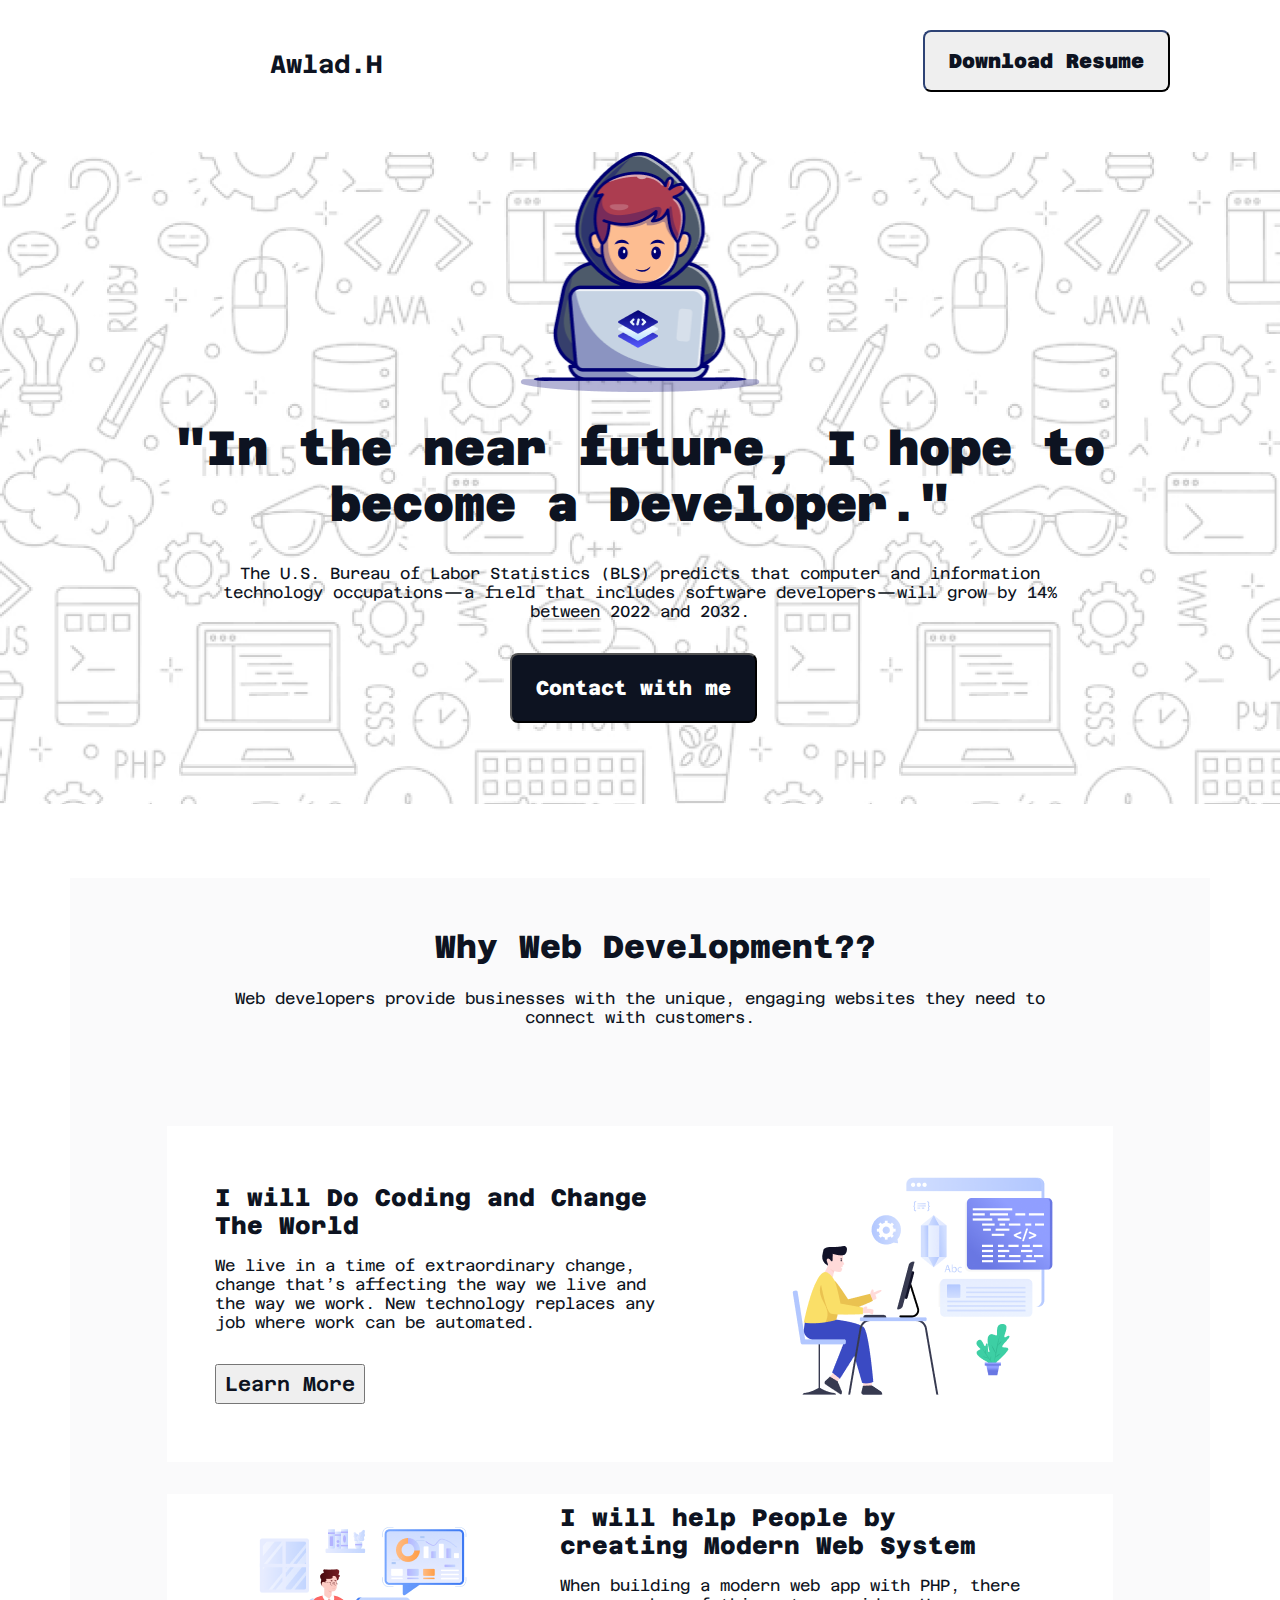
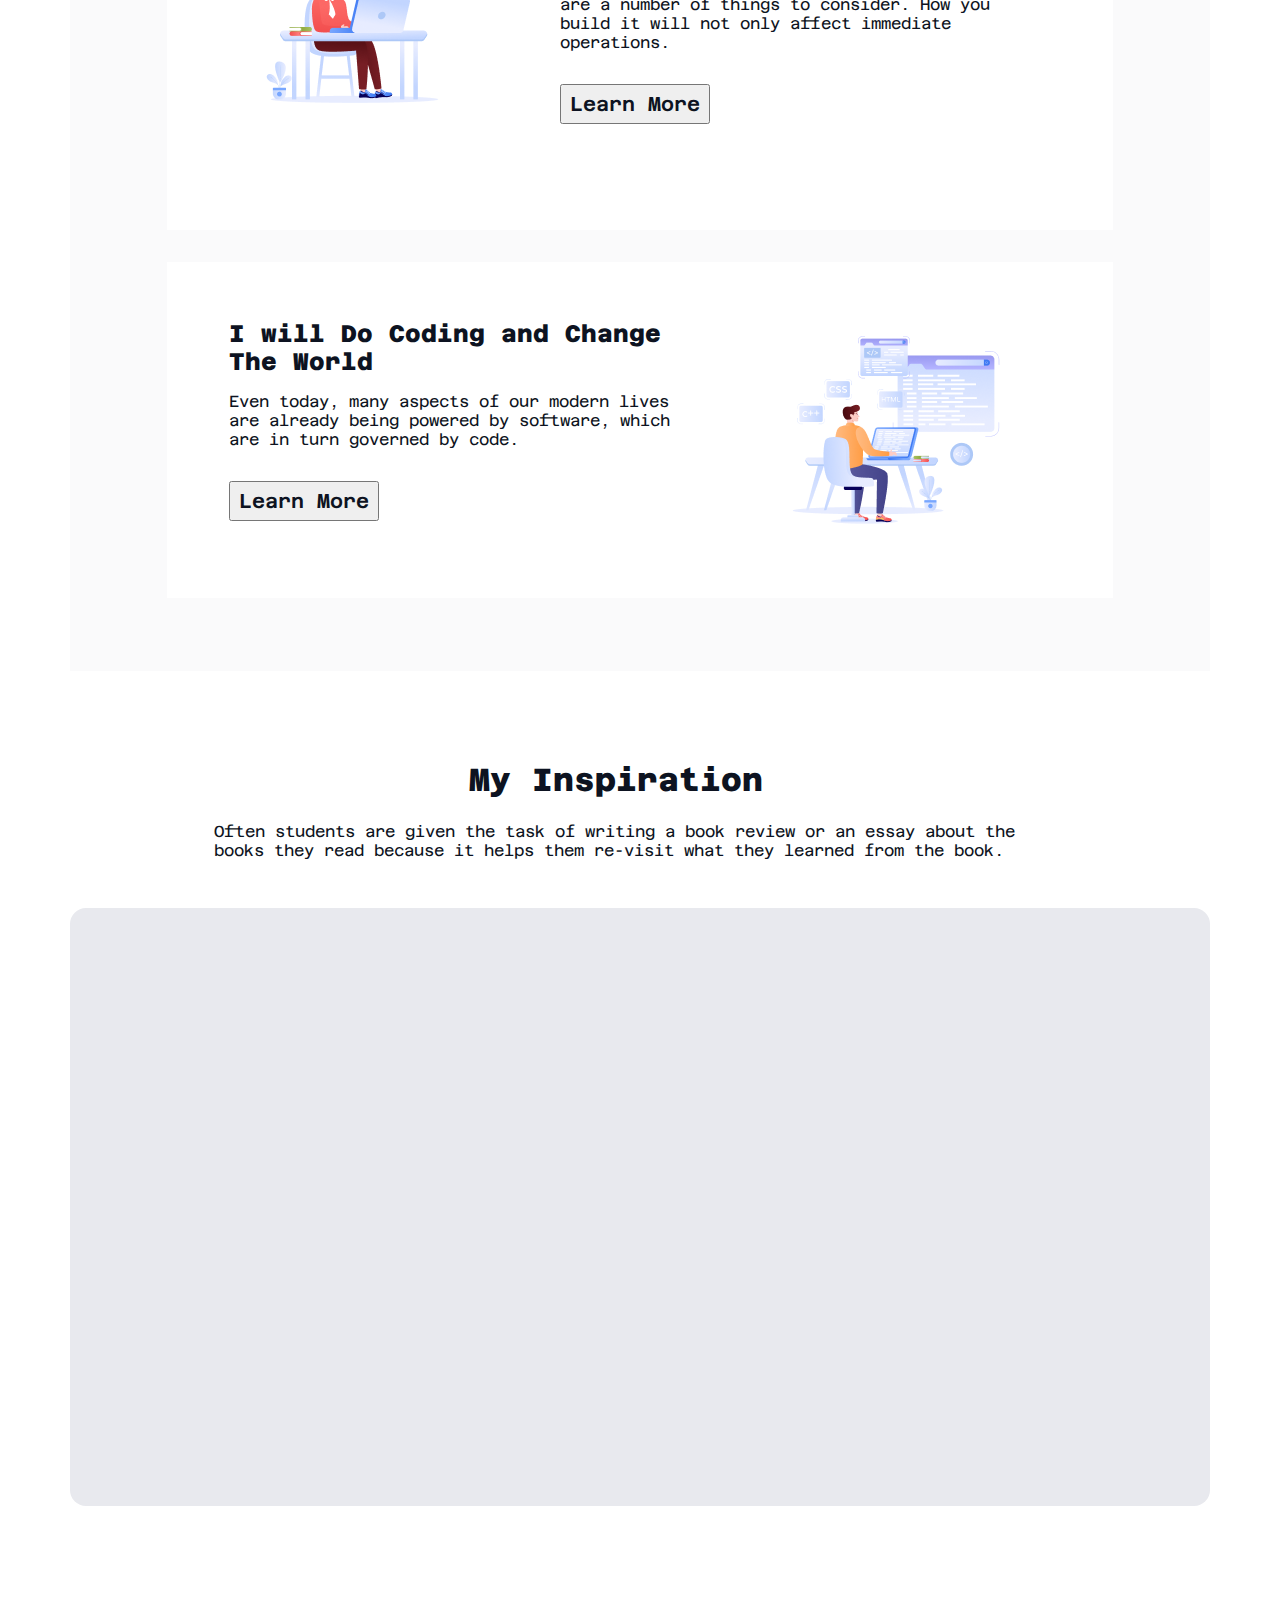
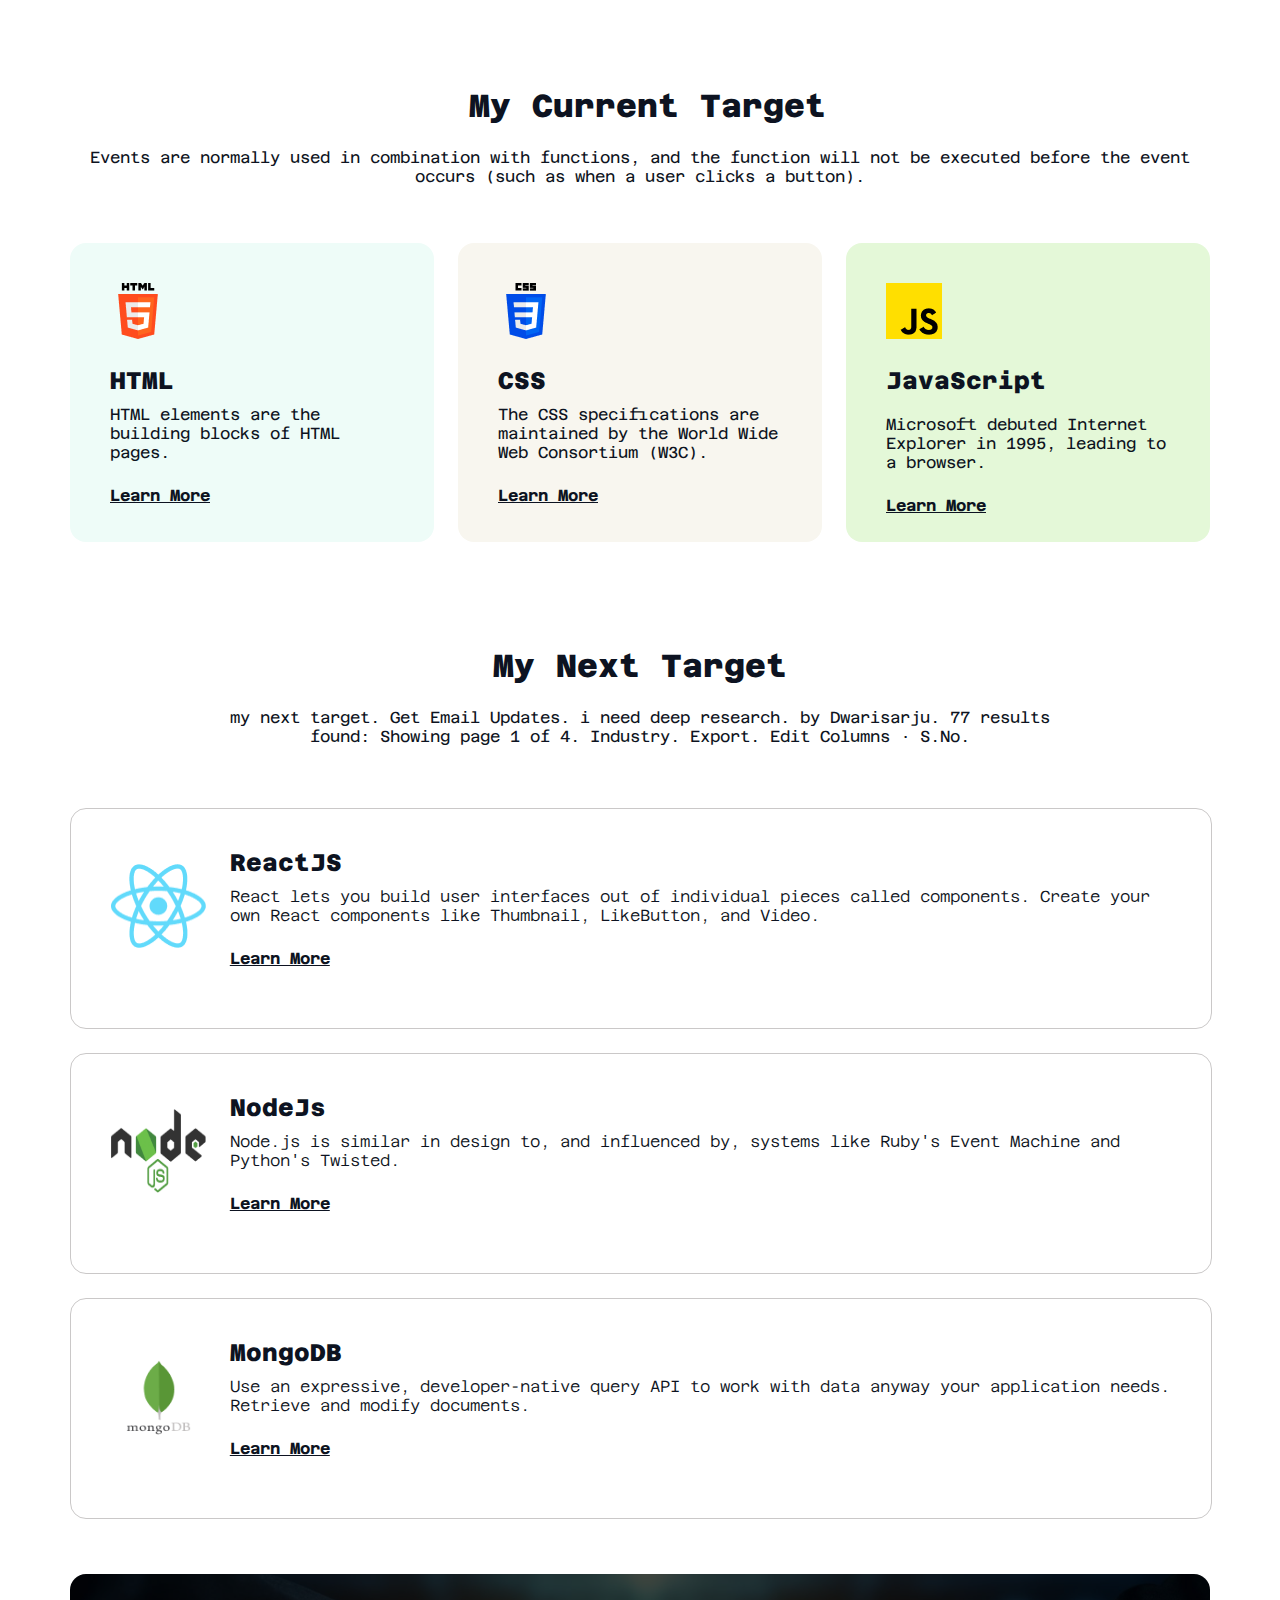
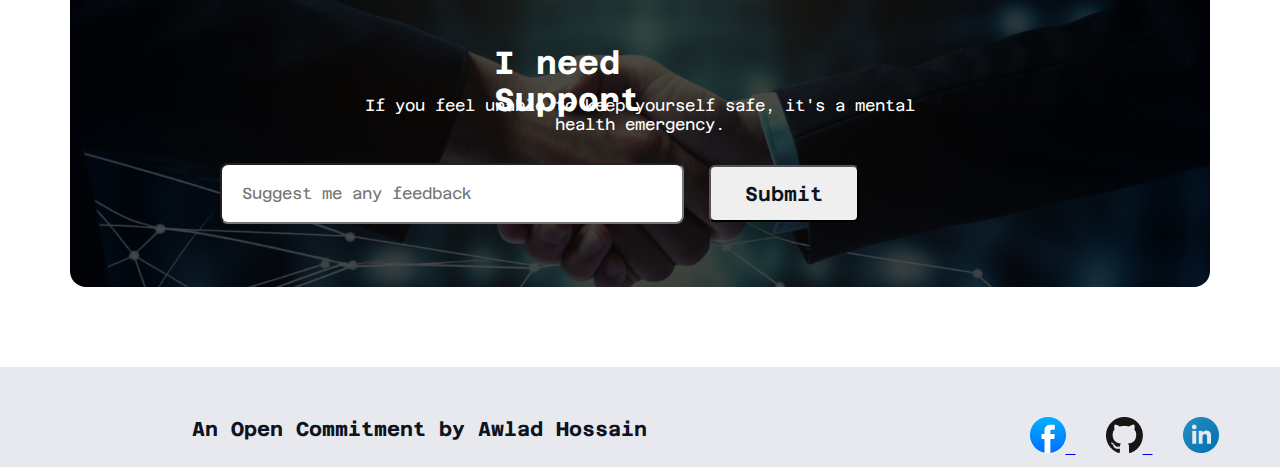
<file: index.html>
<!DOCTYPE html>
<html lang="en">
<head>
    <meta charset="UTF-8">
    <meta name="viewport" content="width=device-width, initial-scale=1.0">
    <title>Diponkor</title>
    <link rel="stylesheet" href="style.css">
    <link rel="shortcut icon" href="assets/logo.png" type="image/x-icon">

</head>
<body>
    <header>
       <nav class="head1">
        <h3 id="nav1">Awlad.H</h3>
        <button id="nav2">Download Resume</button>
       </nav>

       <section class="head2">
        <div class="nav9">
            <div class="nav3">
                <img id="img1" src="assets/Group.png" alt="">
            </div>
            
                <div class="nav4" >
                    <h3 id="nav5">"In the near future, I hope to become a Developer."</h3>
                    <p id="nav6"> The U.S. Bureau of Labor Statistics (BLS) predicts that computer and information technology occupations—a field that includes software developers—will grow by 14% between 2022 and 2032.</p>
                    <button id="nav7">
                        <a id="nav8" href="#main5">Contact with me</a>
                    </button>
                </div>
        </div>
    </section>
</header>

<main>
    <section class="main1">
        <div>
               <h3 id="nav10">Why Web Development??</h3> 
               <p id="nav11">Web developers provide businesses with the unique, engaging websites they need to connect with customers. </p>
        </div>
        <div class="nav17">
            <div class="nav18">
                    <div class="nav12">
                        <h3 id="nav13">I will Do Coding and Change The World</h3>
                        <p id="nav14">We live in a time of extraordinary change, change that’s affecting the way we live and the way we work. New technology replaces any job where work can be automated. </p>
                        <BUtton id="nav15">Learn More</BUtton>
                    </div>
                    <div id="nav16">
                    <img src="assets/Layer_1.png" alt="">
                </div>
        </div>
        <div class="nav19">
            <div class="nav20">
                <img src="assets/Group 3.png" alt="">
            </div>
            <div class="21">
                <h3 id="nav13" >I will help People by creating Modern Web System</h3>
                <p id="nav14" >When building a modern web app with PHP, there are a number of things to consider. How you build it will not only affect immediate operations.</p>
                <BUtton id="nav15">Learn More</BUtton>
            </div>

        </div>
        <div class="nav23">
            <div class="nav24">
                <div class="nav12 dip">
                    <h3 id="nav13">I will Do Coding and Change The World</h3>
                    <p id="nav14">Even today, many aspects of our modern lives are already being powered by software, which are in turn governed by code. </p>
                    <BUtton id="nav15">Learn More</BUtton>
                </div>
                <div id="nav16">
                <img src="assets/Group 4.png" alt="">
                 </div>
            </div>
        </div>
    </section>

    <section class="main2">
        <div>
            <h3 class="banar-caption">My Inspiration</h3>
            <p class="banar-caption-p">Often students are given the task of writing a book review or an essay about the books they read because it helps them re-visit what they learned from the book.</p>

            <figure class="figure-file">
                <iframe style="border-radius:16px;" width="1060" height="530" src="https://www.youtube.com/embed/6qV8n0ftOok?si=mZA18FQX_4Xm5-U0" title="YouTube video player" frameborder="0" allow="accelerometer; autoplay; clipboard-write; encrypted-media; gyroscope; picture-in-picture; web-share" referrerpolicy="strict-origin-when-cross-origin" allowfullscreen></iframe>
            </figure>
        </div>
    </section>

    <section class="main3">
       <div class="box1">
        <div>
            <h3 id="caption1">My Current Target</h3>
            <p id="caption2">Events are normally used in combination with functions, and the function will not be executed before the event occurs (such as when a user clicks a button).</p>
        </div>
        <div class="box-main">
          <div class="sub-box1" >
            <img src="assets/html.png" alt="">
            <h3 id="Html">HTML</h3>
            <p class="Html-detills">HTML elements are the building blocks of HTML pages.</p>
            <a id="html-link" href="https://en.wikipedia.org/wiki/HTML"> Learn More</a>
          </div>
          <div class="sub-class2">
            <img src="assets/css.png" alt="">
            <h3 id="css-caption">CSS</h3>
            <p id="css-detailss">The CSS specifications are maintained by the World Wide Web Consortium (W3C).</p>
            <a id="html-link" href="https://en.wikipedia.org/wiki/CSS">Learn More</a>
          </div >
          <div class="sub-class3">
             <img src="assets/js.png" alt="">
             <h3 id="JavaScript">JavaScript</h3>
             <p id="css-detailss">Microsoft debuted Internet Explorer in 1995, leading to a browser.</p>
             <a id="html-link" href="https://en.wikipedia.org/wiki/JavaScript">Learn More</a>
          </div>
        </div>
       </div>

<div class="main4">
        <div>
            <h3 class="Target-h">My Next Target</h3>
            <p class="Target-p">my next target. Get Email Updates. i need deep research. by Dwarisarju. 77 results found: Showing page 1 of 4. Industry. Export. Edit Columns · S.No.</p>
        </div>
    <div class="dip1">
            <div class="details-dox1">
                <div class="box1">
                    <img src="assets/react.png" alt="">
                </div>
                <div>
                    <h3>ReactJS</h3>
                    <p>React lets you build user interfaces out of individual pieces called components. Create your own React components like Thumbnail, LikeButton, and Video.</p>
                    <a href="https://react.dev/">Learn More</a>
                </div>
            </div>
            <div class="details-dox1">
                <div class="box1">
                    <img src="assets/nodejs.png" alt="">
                </div>
                <div>
                    <h3>NodeJs</h3>
                    <p>Node.js is similar in design to, and influenced by, systems like Ruby's Event Machine and Python's Twisted.</p>
                    <a href="https://nodejs.org/en">Learn More</a>
                </div>
            </div> 
            <div class="details-dox1">
                <div class="box1">
                    <img src="assets/mongodb.png" alt="">
                </div>
                <div>
                    <h3>MongoDB</h3>
                    <p>Use an expressive, developer-native query API to work with data anyway your application needs. Retrieve and modify documents.</p>
                    <a href="https://www.mongodb.com/">Learn More</a>
                </div>
            </div>     
    </div>
</div>
       
        
    </section>

    <section id="main5">
        <div>
            <div>
                <h3 class="list1">I need Support</h3>
                <p class="list2"> If you feel unable to keep yourself safe, it's a mental health emergency.</p>
            </div>
            <div class="two-baton" >
                <div class="baton-code">
                    <input type="text" class="list3" placeholder="Suggest me any feedback for me" >
                </div>
               <div class="submit1"> <button class="submit">Submit</button></div>
            </div>

        </div>
    </section>
</main>
    <footer >
        <div class="foot1">
            <h3 class="foot2">An Open Commitment by Awlad Hossain</h3>
            <div class="img-list">
                <a style="margin-right: 30px;" href="https://www.facebook.com/"> 
                    <img src="assets/facebook.png" alt="">
                </a>
                <a style="margin-right: 30px;" href="https://en.wikipedia.org/wiki/GitHub" alt="">
                    <img src="assets/github.png" alt="">
                </a>
    
                <a style="margin-right: 30px;" href="https://bd.linkedin.com/">
                    <img src="assets/linkedin-icon 1.png" alt=""></a>
                
            </div>
        </div>

    </footer>
</body>
</html>
</file>
<file: style.css>
@import url('https://fonts.googleapis.com/css2?family=Azeret+Mono:ital,wght@0,100..900;1,100..900&family=Work+Sans:ital,wght@0,100..900;1,100..900&display=swap');

*{
    margin:0px;
    font-family: "Azeret Mono", monospace;
}

#nav1{
    font-size: 25px;
    font-weight: 700;
    color:#0D1321 ;
    margin: 50px auto 20px auto;
}

#nav2{
    font-size:20px ;
    font-weight:900 ;
    color:#0D1321 ;
    padding: 17px 24px;
    border-radius: 8px;
    margin: 30px auto 30px;
    border-color: #0D1321;
}
.head1{
    display:flex;
   justify-content: space-around;
   width: 1440px;
   
   margin: 0px auto 0px;
   
}

#img1{
    width:240.28px;
    height: 240px;
}
.nav3{
    text-align: center;
}
.nav4{
    justify-content: center;
}

#nav5{
    font-size: 48px;
    font-weight: 900;
    color: #0D1321;
    width: 998px;
    text-align: center;
    margin: 24px auto 32px;
}
#nav6{
    font-size:16px ;
    font-weight: 400;
    color: #0D1321;
    width: 852px;
    text-align: center;
    margin: 0px auto 32px;
}
#nav7{
    background-color: #0D1321;
    border-radius: 8px;
    margin:0px 37%;
    padding: 21px 24px; 
    
}
#nav8{
    color:#FFFFFF;
    text-decoration: none;
    font-weight:800 ;
    font-size: 20px;
}
.nav9{
    width: 998px;
    height: 581px;
    margin: 30px auto 35px;
}

.head2{
    max-width: 1440px;
    height: 652px;
    margin:0px auto 74px;
    background-image:url(assets/Hero-bg.png);
}
.main1{
    width:1140px;
    height: 1393px;
    background-color: rgba(13, 19, 33, 0.02);
    
    margin: 0px auto 90px;
}
#nav10{
    font-size: 32px;
    font-weight: 800;
    color:#0D1321 ;
    width: 852px;
    height: 37px;
    margin: 0px 32% 24px;
    padding-top: 50px;

}
#nav11{
    font-size: 16px;
    font-weight: 400;
    color:#0D1321 ;
    width: 852px;
    height: 113px;
    margin: 0px auto 24px;
    text-align: center;
}
.nav12{
   
    
}
#nav13{
    width: 477px;
    font-size: 24px;
    font-weight: 800;
    color: #0D1321;
    margin:10px auto 16px 0px;
    text-align:start;
}
#nav14{
    font-size: 16px;
    font-weight: 400;
    color: #0D1321;
    width: 468px;
}
#nav15{
    font-size: 20px;
    font-weight: 600;
    color: #0D1321;
    width: 150px;
    height:40px ;
    margin-top: 32px;

}
#nav16{
    width: 274.17px;
    height: 240px;
    
}

.nav17{
    width: 946px;
    height: 336px;
    background-color:#FFFFFF ;
    margin: 0px auto 32px; 
    
}
.nav18{
    padding: 48px;
    display: flex;
    justify-content: space-between;
}
.nav19{
    width: 946px;
    height: 336px;
    background-color:#FFFFFF ;
    display: flex;
    margin:32px auto;
    padding: auto 20px 30px;
    justify-content: space-evenly;
}
.nav22{
    width: 946px;
    height: 336px;
    background-color:#FFFFFF ;
    margin: 0px auto 32px; 
}

.nav23{
    width: 946px;
    height: 336px;
    background-color:#FFFFFF ;
    display: flex;
    margin:32px auto;
    padding: auto 20px 30px;
    justify-content: space-evenly;
}
.nav24{
    display: flex;
    justify-content:  space-around;
    padding: 48px;
}
.dip{
    margin-right: 70px;
}
.main2{
    width:1140px ;
    height:775px ;
   
    margin: 90px auto 151px;
}
.banar-caption{
    font-size: 32px;
    font-weight: 800;
    color: #0D1321;
    width:852px ;
   margin:10px 35% 24px ;
}
.banar-caption-p{
    font-size: 16px;
    font-weight: 400;
    color:#0D1321 ;
    width: 852px;
    margin:0px auto 48px;
}
.figure-file{
    width: 1140;
    height:614;
    padding:32px;
    background-color:#e8e9ee ;
    border-radius:16px ;
}

.main3{
     height: 1437px;
     width: 1140px;
    
     margin:0px auto 45px ;
}
.box1{
  width: 1140px;  
  height: 460px;
  
  margin: 0px auto 100px;
}
#caption1{
    width: 852px;
    height: 37px;
    font-weight: 800;
    font-size: 32px;
    color:#0D1321;
    padding: 10px auto;
    margin:5px 35% 24PX;
}


#caption2{
    width: 852;
    text-align: center;
    font-size: 16px;
    font-weight:400 ;
    color:#0D1321;
}

.box-main{
    width: 1140px;
    height: 299px;
  
   margin:57px auto 0px;
   display: flex;
   justify-content: space-between;
}
.sub-box1{
   height: 219px;
   width: 284px; 
   background-color: rgb(238, 252, 248);
   
   padding: 40px;
   border-radius: 16px;
  
}
#Html{
    font-size: 24px;
    font-weight:800 ;
    color:#0D1321;
    margin: 24px auto 10px ;
}
.Html-detills{
 font-size: 16px;
 font-weight:400 ;   
 color:#0D1321;
 width: 284px;
 margin-bottom:24px ;
}

#html-link{
    font-size: 16px;
    font-weight: 700;
    color: #0D1321;
    width: 284px;
}
.sub-class2{
    height: 219px;
   width: 284px; 
   background-color: rgb(248, 246, 239);
   
   padding: 40px;
   border-radius: 16px;
}

#css-caption{
    font-size: 24px;
    font-weight:800 ;
    color: #0D1321;
    width: 284px;
    margin: 24px auto 10px;

}
#css-detailss{
    font-size: 16px;
    font-weight: 400;
    color:#0D1321;
    width: 284px;
    margin-bottom: 24px;

}
.sub-class3{
    height: 219px;
   width: 284px; 
   background-color: rgb(228, 248, 216);
   
   padding: 40px;
   border-radius: 16px; 
}
#JavaScript{
    font-size: 24px;
    font-weight:800 ;
    width: 284px;
    color: #0D1321;
    margin: 24px auto 20px;

}
.main4{
    width: 1140px;
    height: 866px;
   
}

.Target-h{
    color: rgb(13, 19, 33);
    font-size: 32px;
    font-weight: 800;
    text-align: center;
    margin:10px auto 24px;
}
.Target-p{
    width: 852px;
height: 52px;
color: rgb(13, 19, 33);
font-size: 16px;
font-weight: 400;
text-align: center;
margin: 0px auto 48px;
}
.details-dox1{ 
    width: 1060px;
    height: 139px;
    
    border: 1px solid rgb(202, 200, 200);
    border-radius: 16px;
    display: flex;
    padding: 40px;
    margin-bottom: 24px;
}
    

.details-dox1 img{
    width: 94.78px;
    height: 84.41px;  
 margin: 15px auto 15px 0px;
}

.details-dox1 h3{
    color: rgb(13, 19, 33);
    font-size: 24px;
    font-weight: 800;
    text-align: left;
    
}
.details-dox1 p{
  font-size: 16px;
  font-weight: 300;  
  color:#0D1321;
  width: 941.22px;
  margin: 10px 0px 24px;
}
.details-dox1 a{
    color: #0D1321;
    font-size: 16px;
    font-weight: 700;
    width: 928px;
    height:19px ;
}
#main5{
    width: 1140px;
    height: 313px;
    background-image: url(assets/handshake.jpg);
    margin: 0px auto 80px;border-radius: 16px;
    background-repeat: no-repeat;
    background-position: center;
    background-size: cover;
    background-blend-mode: overlay;
    background-color: rgb(37, 37, 37);
}
.list1{
    font-size: 32px;
    font-weight: 700;
    color:#FFFFFF;
    height:36px;
    width: 292px;
    margin:50px auto 16px auto;
    padding-top:70px ;
    /* border-style: none; */
   
}
.list2{
   width: 606px;
   height:52px ; 
   font-size: 16px;
   font-weight:400 ;
   color:#FFFFFF;
   text-align: center;
   margin: 0px auto;
}
.list3{
    padding: 19px 200px 19px 20px;
    font-size: 16px;
    font-weight: 400;
    border-radius: 8px;
    

    
}
.baton-code{
    margin: 15px 0px 50px 150px;
    justify-content: center;
    width: 548px;
    height:57px;
    
}
.submit{
    font-size: 20px;
    color: #0D1321;
    font-weight:600 ;
    width: 150px;
    height:57px;
    border-radius: 6px;

}
.submit1{
    padding: 17px 20px;
    margin: 0px 1000px 50px 5px;
}
.two-baton{
    display: flex;
    


}
.foot1{
    display: flex;
    width: 1440px;
    height: 100px;
    margin: 0px auto 0px;
    background-color: #e8e9ee;
    justify-content: space-around;
    
}
.foot2{
    font-size: 20px;
    font-weight:600px ;
    color:#0D1321;
    margin-top: 50px;

}
.img-list{
    margin-top: 50px;
   border-image:none;
}
</file>
